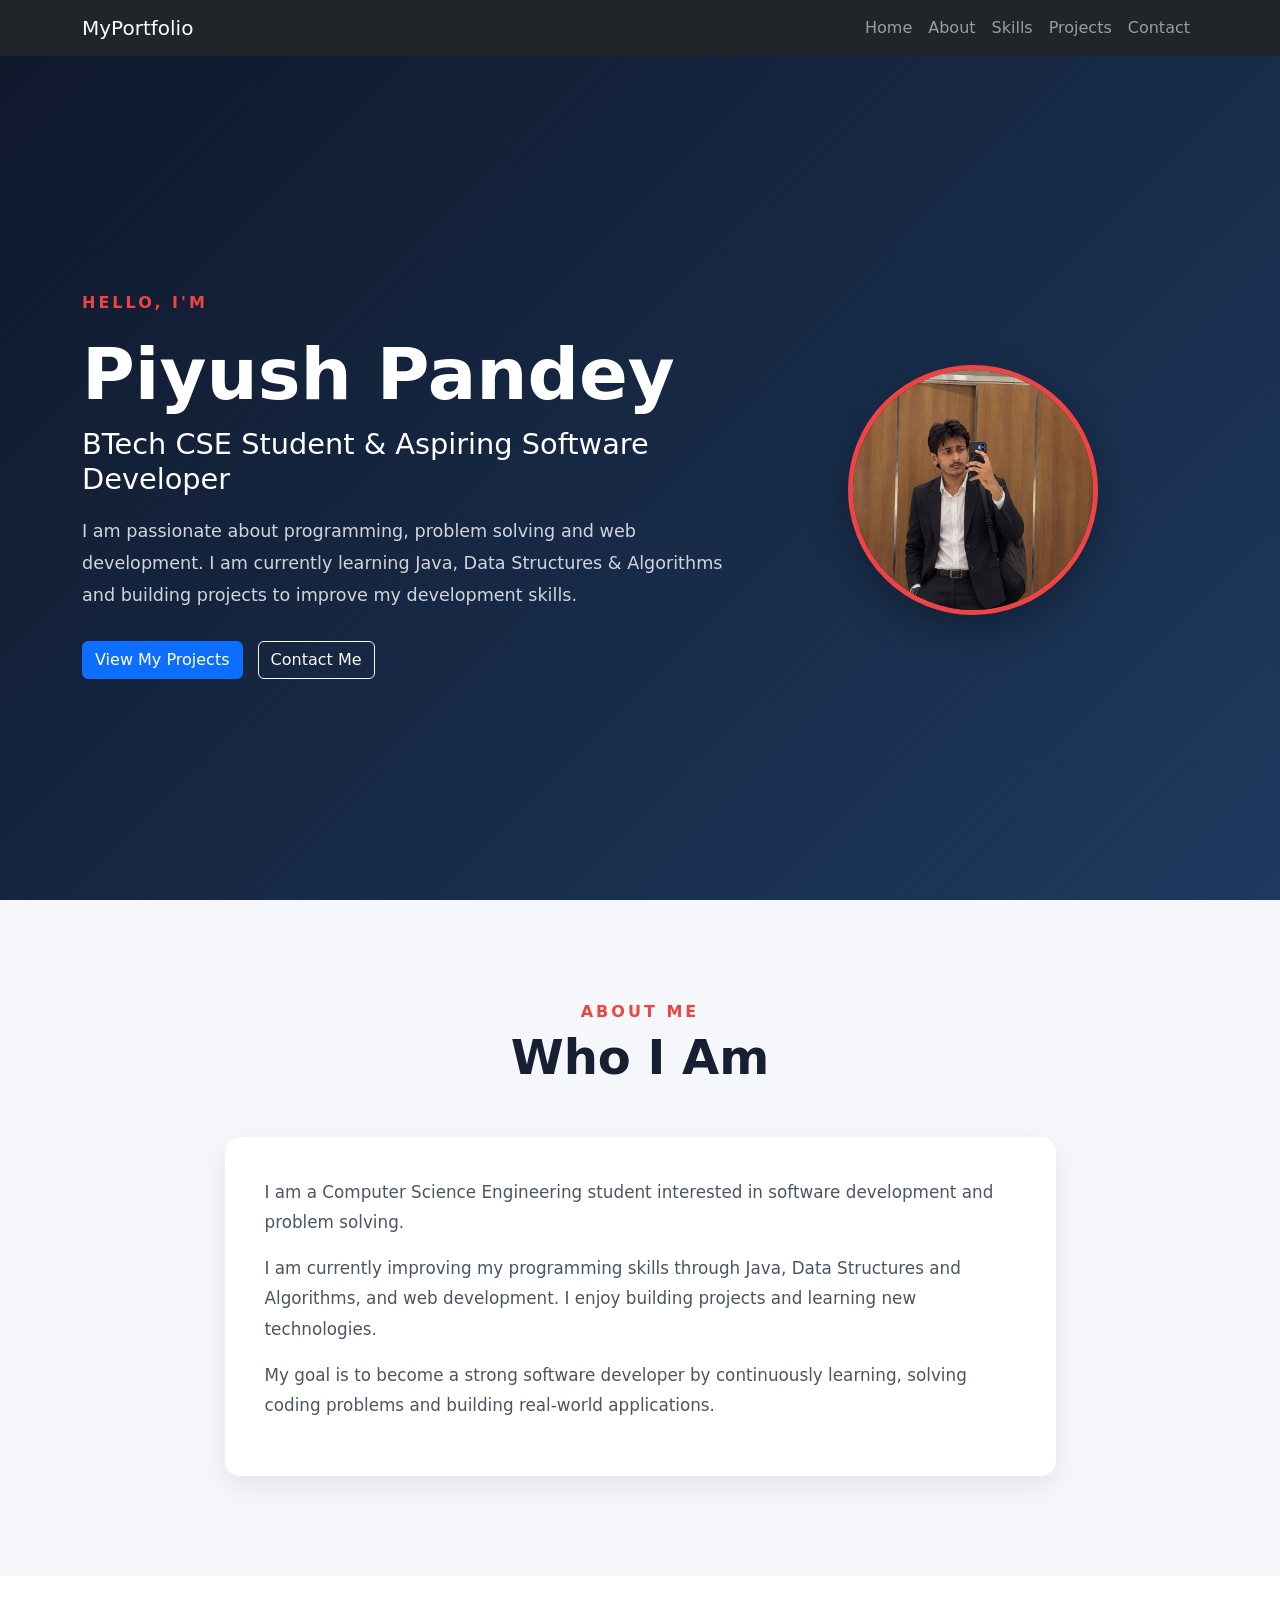
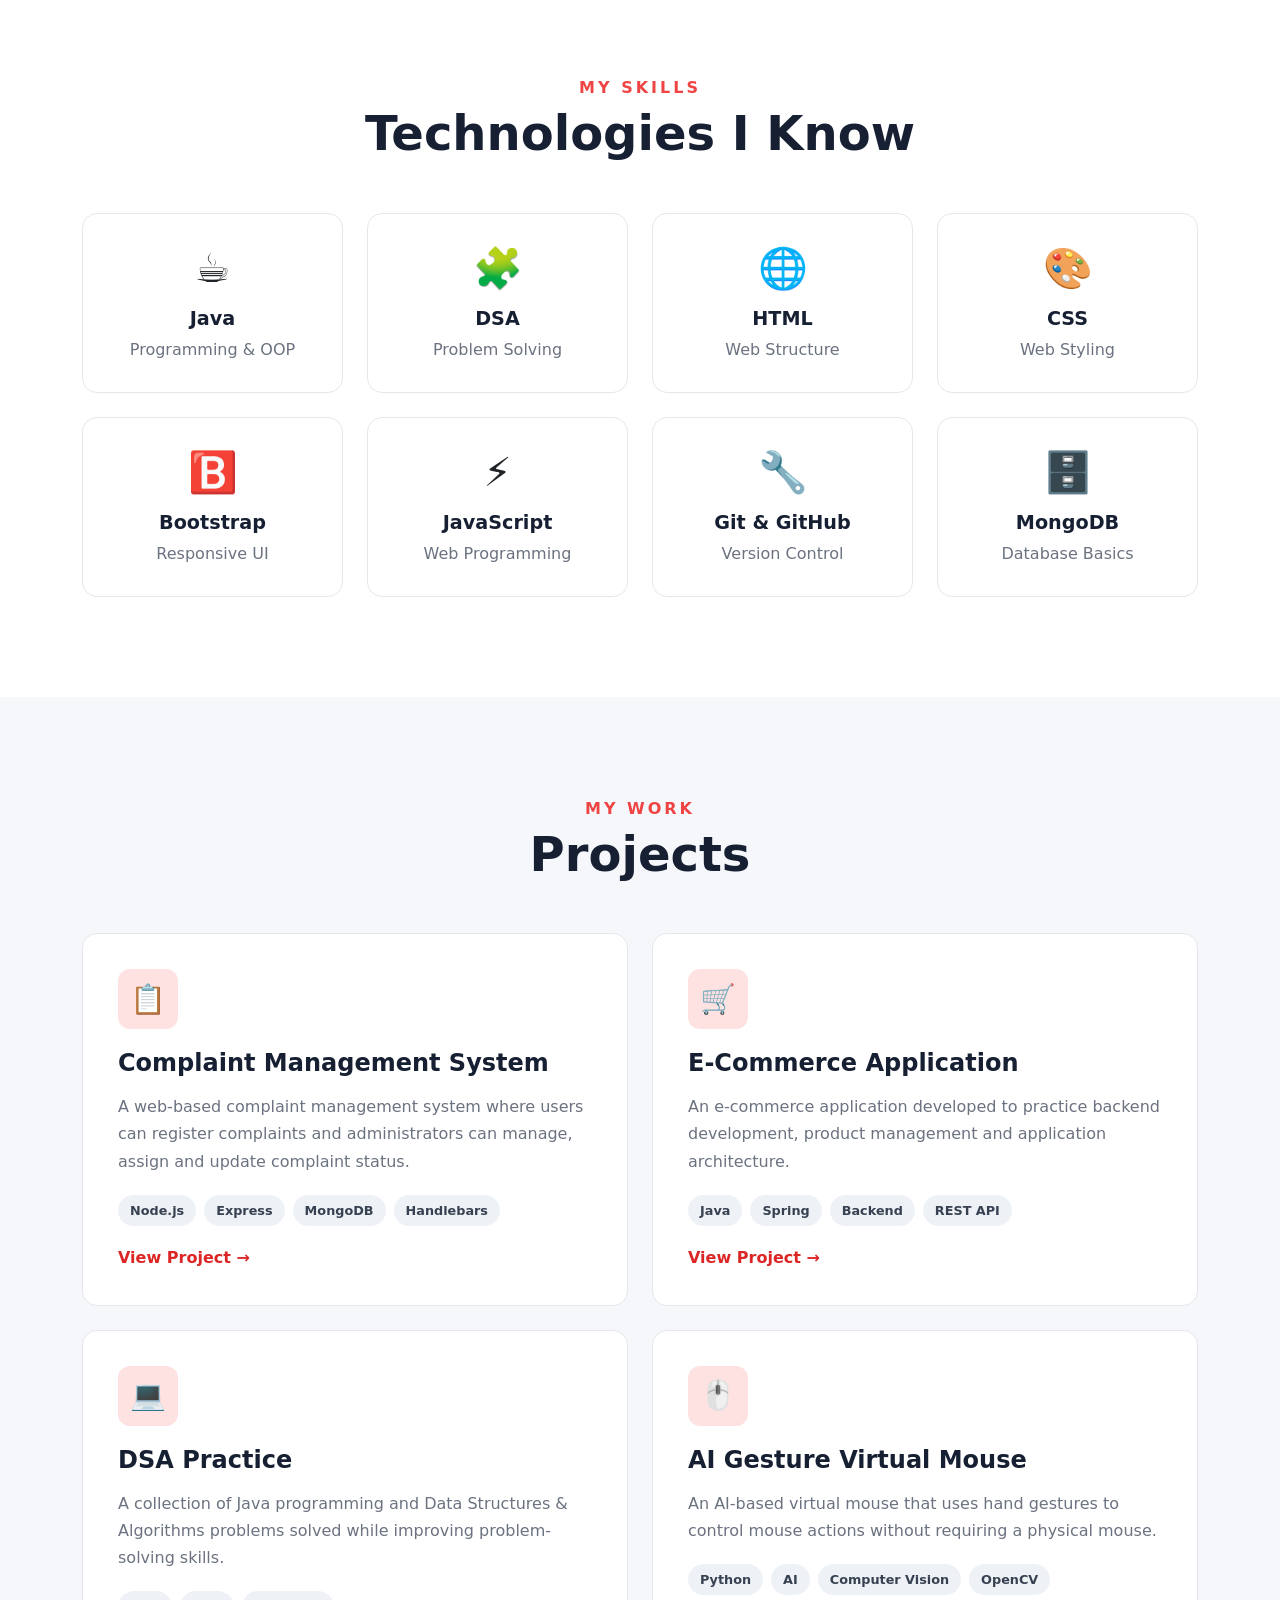
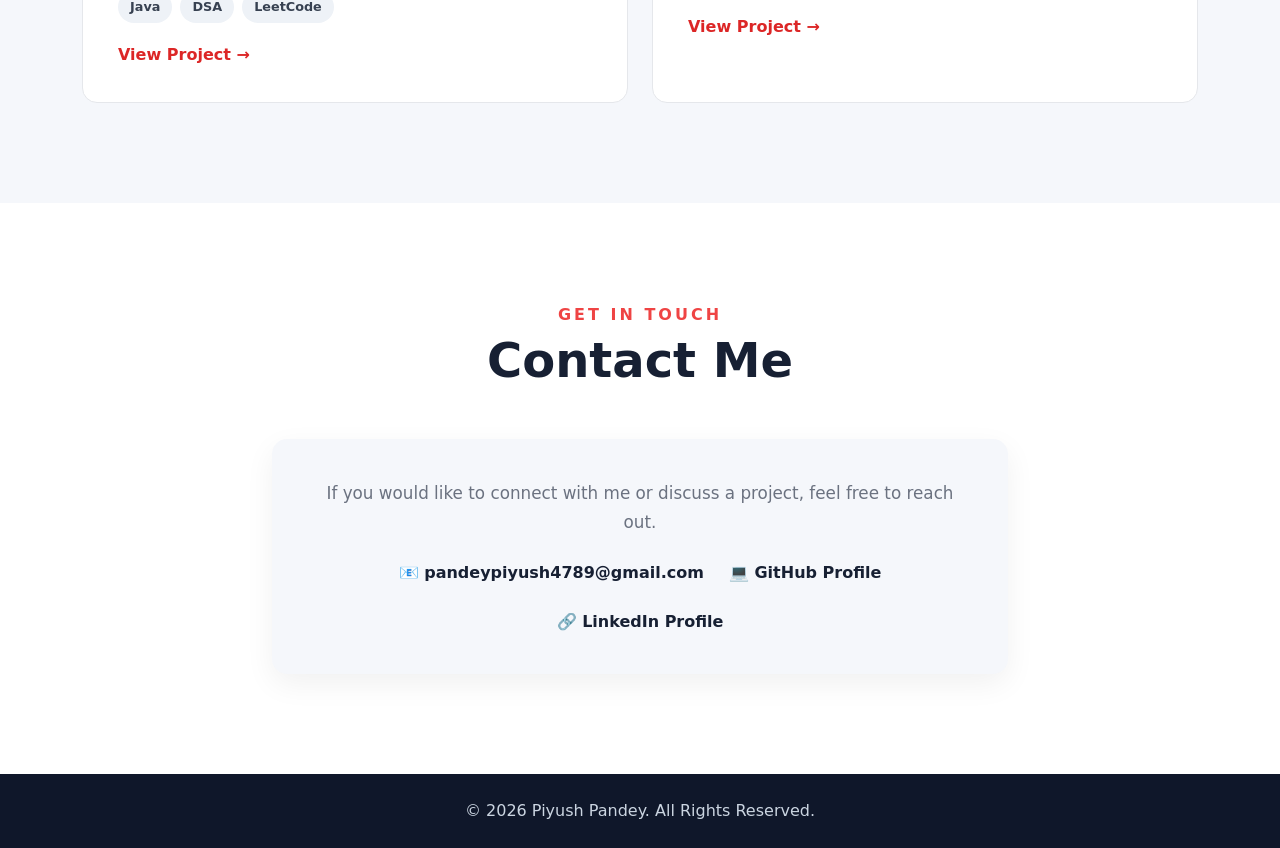
<file: Task 1 - Responsive Portfolio/index.html>
<!DOCTYPE html>
<html lang="en">

<head>
    <meta charset="UTF-8">

    <meta name="viewport" content="width=device-width, initial-scale=1.0">

    <title>My Portfolio</title>

    
    <link href="https://cdn.jsdelivr.net/npm/bootstrap@5.3.3/dist/css/bootstrap.min.css" rel="stylesheet">

    
    <link rel="stylesheet" href="style.css">
</head>

<body>

    <nav class="navbar navbar-expand-lg navbar-dark bg-dark fixed-top">

        <div class="container">

            <a class="navbar-brand" href="#home">
                MyPortfolio
            </a>

            <button class="navbar-toggler" type="button" data-bs-toggle="collapse" data-bs-target="#navbarNav">

                <span class="navbar-toggler-icon"></span>

            </button>

            <div class="collapse navbar-collapse" id="navbarNav">

                <ul class="navbar-nav ms-auto">

                    <li class="nav-item">
                        <a class="nav-link" href="#home">Home</a>
                    </li>

                    <li class="nav-item">
                        <a class="nav-link" href="#about">About</a>
                    </li>

                    <li class="nav-item">
                        <a class="nav-link" href="#skills">Skills</a>
                    </li>

                    <li class="nav-item">
                        <a class="nav-link" href="#projects">Projects</a>
                    </li>

                    <li class="nav-item">
                        <a class="nav-link" href="#contact">Contact</a>
                    </li>

                </ul>

            </div>

        </div>

    </nav>
    <!-- Home Section -->
    <section id="home" class="home-section">

        <div class="container">

            <div class="row align-items-center">

                <!-- Left Side -->
                <div class="col-lg-7">

                    <p class="intro-text">HELLO, I'M</p>

                    <h1>Piyush Pandey</h1>

                    <h2>BTech CSE Student & Aspiring Software Developer</h2>

                    <p class="description">
                        I am passionate about programming, problem solving
                        and web development. I am currently learning Java,
                        Data Structures & Algorithms and building projects
                        to improve my development skills.
                    </p>

                    <a href="#projects" class="btn btn-primary">
                        View My Projects
                    </a>

                    <a href="#contact" class="btn btn-outline-light">
                        Contact Me
                    </a>

                </div>

                <!-- Right Side -->
                <div class="col-lg-5 text-center">

                    <div class="profile-circle">
                        <img src="pfp.jpeg" alt="Profile Photo">
                    </div>

                </div>

            </div>

        </div>

    </section>
    <!-- About Section -->
    <section id="about" class="about-section">

        <div class="container">

            <div class="section-title">
                <p>ABOUT ME</p>
                <h2>Who I Am</h2>
            </div>

            <div class="row justify-content-center">

                <div class="col-lg-9">

                    <div class="about-card">

                        <p>
                            I am a Computer Science Engineering student
                            interested in software development and
                            problem solving.
                        </p>

                        <p>
                            I am currently improving my programming skills
                            through Java, Data Structures and Algorithms,
                            and web development. I enjoy building projects
                            and learning new technologies.
                        </p>

                        <p>
                            My goal is to become a strong software developer
                            by continuously learning, solving coding problems
                            and building real-world applications.
                        </p>

                    </div>

                </div>

            </div>

        </div>

    </section>
    <!-- Skills Section -->
    <section id="skills" class="skills-section">

        <div class="container">

            <div class="section-title">
                <p>MY SKILLS</p>
                <h2>Technologies I Know</h2>
            </div>

            <div class="row g-4">

                <!-- Java -->
                <div class="col-6 col-md-4 col-lg-3">
                    <div class="skill-card">
                        <h3>☕</h3>
                        <h5>Java</h5>
                        <p>Programming & OOP</p>
                    </div>
                </div>

                <!-- DSA -->
                <div class="col-6 col-md-4 col-lg-3">
                    <div class="skill-card">
                        <h3>🧩</h3>
                        <h5>DSA</h5>
                        <p>Problem Solving</p>
                    </div>
                </div>

                <!-- HTML -->
                <div class="col-6 col-md-4 col-lg-3">
                    <div class="skill-card">
                        <h3>🌐</h3>
                        <h5>HTML</h5>
                        <p>Web Structure</p>
                    </div>
                </div>

                <!-- CSS -->
                <div class="col-6 col-md-4 col-lg-3">
                    <div class="skill-card">
                        <h3>🎨</h3>
                        <h5>CSS</h5>
                        <p>Web Styling</p>
                    </div>
                </div>

                <!-- Bootstrap -->
                <div class="col-6 col-md-4 col-lg-3">
                    <div class="skill-card">
                        <h3>🅱️</h3>
                        <h5>Bootstrap</h5>
                        <p>Responsive UI</p>
                    </div>
                </div>

                <!-- JavaScript -->
                <div class="col-6 col-md-4 col-lg-3">
                    <div class="skill-card">
                        <h3>⚡</h3>
                        <h5>JavaScript</h5>
                        <p>Web Programming</p>
                    </div>
                </div>

                <!-- Git -->
                <div class="col-6 col-md-4 col-lg-3">
                    <div class="skill-card">
                        <h3>🔧</h3>
                        <h5>Git & GitHub</h5>
                        <p>Version Control</p>
                    </div>
                </div>

                <!-- MongoDB -->
                <div class="col-6 col-md-4 col-lg-3">
                    <div class="skill-card">
                        <h3>🗄️</h3>
                        <h5>MongoDB</h5>
                        <p>Database Basics</p>
                    </div>
                </div>

            </div>

        </div>

    </section>
    <!-- Projects Section -->
    <section id="projects" class="projects-section">

        <div class="container">

            <div class="section-title">
                <p>MY WORK</p>
                <h2>Projects</h2>
            </div>

            <div class="row g-4">

                <!-- Project 1 -->
                <div class="col-md-6">

                    <div class="project-card">

                        <div class="project-icon">
                            📋
                        </div>

                        <h3>Complaint Management System</h3>

                        <p>
                            A web-based complaint management system where users
                            can register complaints and administrators can manage,
                            assign and update complaint status.
                        </p>

                        <div class="project-tags">
                            <span>Node.js</span>
                            <span>Express</span>
                            <span>MongoDB</span>
                            <span>Handlebars</span>
                        </div>

                        <a href="https://github.com/Piyush-hu/complaint-management-system" class="project-link">
                            View Project →
                        </a>

                    </div>

                </div>


                <!-- Project 2 -->
                <div class="col-md-6">

                    <div class="project-card">

                        <div class="project-icon">
                            🛒
                        </div>

                        <h3>E-Commerce Application</h3>

                        <p>
                            An e-commerce application developed to practice
                            backend development, product management and
                            application architecture.
                        </p>

                        <div class="project-tags">
                            <span>Java</span>
                            <span>Spring</span>
                            <span>Backend</span>
                            <span>REST API</span>
                        </div>

                        <a href="https://github.com/Piyush-hu/Ecommerce-NOVA" class="project-link" target="_blank">
                            View Project →
                        </a>

                    </div>

                </div>


                <!-- Project 3 -->
                <div class="col-md-6">

                    <div class="project-card">

                        <div class="project-icon">
                            💻
                        </div>

                        <h3>DSA Practice</h3>

                        <p>
                            A collection of Java programming and Data Structures
                            & Algorithms problems solved while improving
                            problem-solving skills.
                        </p>

                        <div class="project-tags">
                            <span>Java</span>
                            <span>DSA</span>
                            <span>LeetCode</span>
                        </div>

                        <a href="#" class="project-link">
                            View Project →
                        </a>

                    </div>

                </div>


                <!-- Project 4 -->
                <!-- Project 4 -->
                <div class="col-md-6">

                    <div class="project-card">

                        <div class="project-icon">
                            🖱️
                        </div>

                        <h3>AI Gesture Virtual Mouse</h3>

                        <p>
                            An AI-based virtual mouse that uses hand gestures
                            to control mouse actions without requiring a physical mouse.
                        </p>

                        <div class="project-tags">
                            <span>Python</span>
                            <span>AI</span>
                            <span>Computer Vision</span>
                            <span>OpenCV</span>
                        </div>

                        <a href="https://github.com/Piyush-hu/AI-Gesture-Virtual-Mouse" class="project-link"
                            target="_blank">
                            View Project →
                        </a>

                    </div>

                </div>

            </div>

        </div>

    </section>
    <!-- Contact Section -->
    <section id="contact" class="contact-section">

        <div class="container">

            <div class="section-title">
                <p>GET IN TOUCH</p>
                <h2>Contact Me</h2>
            </div>

            <div class="row justify-content-center">

                <div class="col-lg-8">

                    <div class="contact-card">

                        <p>
                            If you would like to connect with me or discuss
                            a project, feel free to reach out.
                        </p>

                        <div class="contact-info">

                            <a href="mailto:pandeypiyush4789@gmail.com">
                                📧 pandeypiyush4789@gmail.com
                            </a>

                            <a href="https://github.com/Piyush-hu/" target="_blank">
                                💻 GitHub Profile
                            </a>

                            <a href="https://www.linkedin.com/in/piyushpandey990/" target="_blank">
                                🔗 LinkedIn Profile
                            </a>

                        </div>

                    </div>

                </div>

            </div>

        </div>

    </section>
    <!-- Footer -->
    <footer>

        <div class="container">

            <p>
                © 2026 Piyush Pandey. All Rights Reserved.
            </p>

        </div>

    </footer>

    <script src="https://cdn.jsdelivr.net/npm/bootstrap@5.3.3/dist/js/bootstrap.bundle.min.js">
    </script>
</body>

</html>
</file>
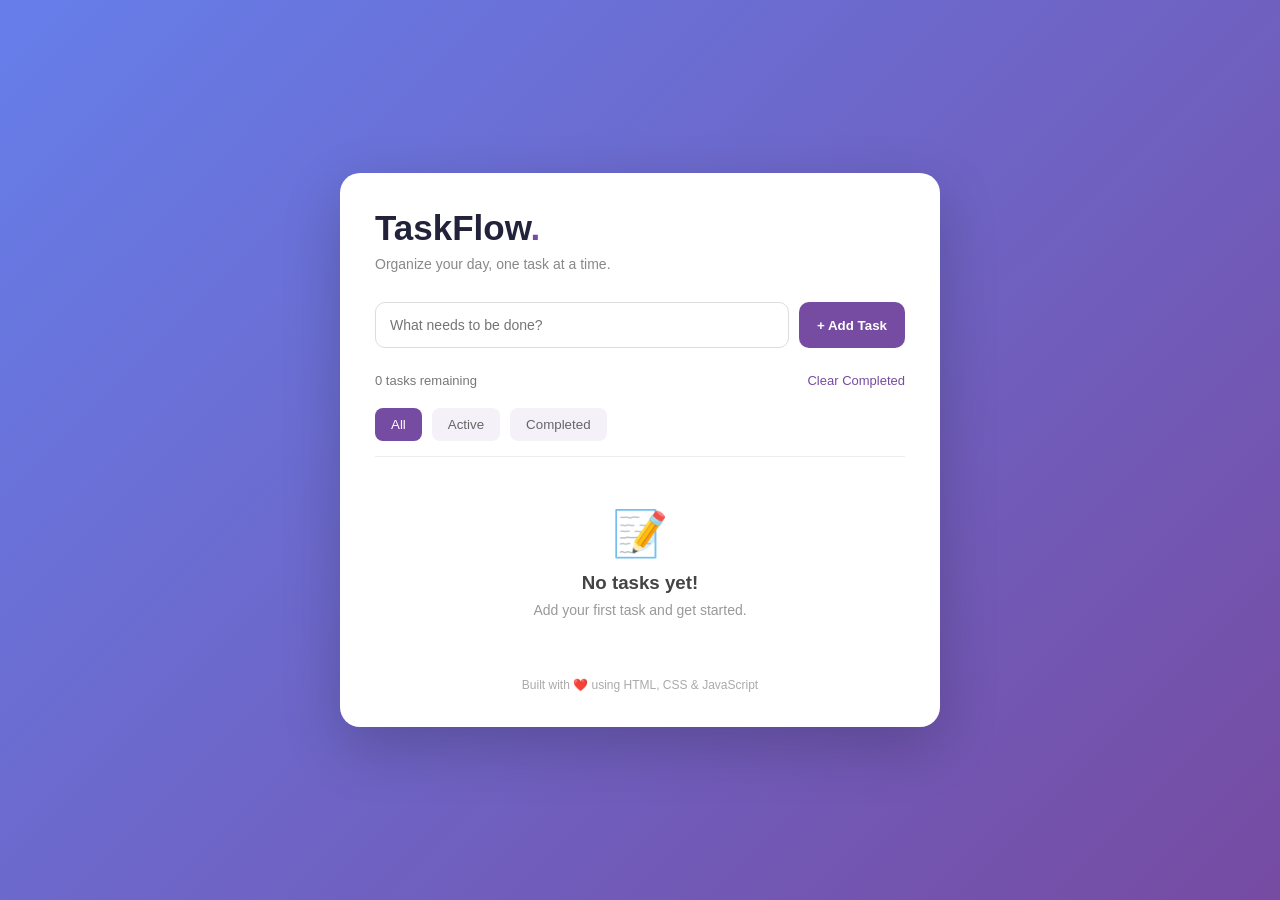
<file: Task 2 - To-Do List App/index.html>
<!DOCTYPE html>
<html lang="en">
<head>
    <meta charset="UTF-8">
    <meta name="viewport" content="width=device-width, initial-scale=1.0">

    <title>TaskFlow | To-Do App</title>

    <link rel="stylesheet" href="style.css">
</head>

<body>

    <div class="app-container">

        <header>
            <h1>TaskFlow<span>.</span></h1>
            <p>Organize your day, one task at a time.</p>
        </header>

        <section class="task-input">
            <input
                type="text"
                id="taskInput"
                placeholder="What needs to be done?"
                autocomplete="off"
            >

            <button id="addBtn">+ Add Task</button>
        </section>

        <div class="task-summary">
            <span id="taskCount">0 tasks remaining</span>
            <button id="clearCompleted">Clear Completed</button>
        </div>

        <nav class="filters">
            <button class="filter active" data-filter="all">All</button>
            <button class="filter" data-filter="active">Active</button>
            <button class="filter" data-filter="completed">Completed</button>
        </nav>

        <ul id="taskList"></ul>

        <div id="emptyMessage">
            <div class="empty-icon">📝</div>
            <h3>No tasks yet!</h3>
            <p>Add your first task and get started.</p>
        </div>

        <footer>
            Built with ❤️ using HTML, CSS & JavaScript
        </footer>

    </div>

    <script src="script.js"></script>

</body>
</html>
</file>
<file: Task 1 - Responsive Portfolio/style.css>
/* =========================
   HOME SECTION
========================= */

.home-section {
    min-height: 100vh;
    background: linear-gradient(135deg, #0f172a, #1e3a5f);
    color: white;

    display: flex;
    align-items: center;

    padding-top: 80px;
}

.intro-text {
    color: #ef4444;
    font-weight: bold;
    letter-spacing: 3px;
}

.home-section h1 {
    font-size: 4.5rem;
    font-weight: 800;
    margin-bottom: 10px;
}

.home-section h2 {
    font-size: 1.8rem;
    font-weight: 500;
    margin-bottom: 20px;
}

.description {
    color: #d1d5db;
    font-size: 1.1rem;
    line-height: 1.8;
    max-width: 650px;
    margin-bottom: 30px;
}

.home-section .btn {
    margin-right: 10px;
    margin-bottom: 10px;
}

.profile-circle {
    width: 250px;
    height: 250px;
    margin: auto;
    border-radius: 50%;
    overflow: hidden;
    border: 5px solid #ef4444;
    box-shadow: 0 15px 40px rgba(0, 0, 0, 0.3);
}

.profile-circle img {
    width: 100%;
    height: 100%;
    object-fit: cover;
    display: block;
}
/* =========================
   ABOUT SECTION
========================= */

.about-section {
    padding: 100px 0;
    background-color: #f5f7fb;
}

.section-title {
    text-align: center;
    margin-bottom: 50px;
}

.section-title p {
    color: #ef4444;
    font-weight: bold;
    letter-spacing: 3px;
    margin-bottom: 5px;
}

.section-title h2 {
    font-size: 3rem;
    font-weight: 800;
    color: #172033;
}

.about-card {
    background-color: white;

    padding: 40px;

    border-radius: 15px;

    box-shadow: 0 10px 30px rgba(0, 0, 0, 0.08);

    font-size: 1.05rem;
    line-height: 1.8;

    color: #4b5563;
}
/* =========================
   SKILLS SECTION
========================= */

.skills-section {
    padding: 100px 0;
    background-color: white;
}

.skill-card {
    background-color: #ffffff;

    padding: 30px 20px;

    text-align: center;

    border-radius: 15px;

    border: 1px solid #e5e7eb;

    height: 100%;

    transition: 0.3s;
}

.skill-card:hover {
    transform: translateY(-8px);

    box-shadow: 0 15px 30px rgba(0, 0, 0, 0.1);
}

.skill-card h3 {
    font-size: 2.5rem;
    margin-bottom: 15px;
}

.skill-card h5 {
    font-size: 1.2rem;
    font-weight: 700;
    color: #172033;
}

.skill-card p {
    color: #6b7280;
    margin-bottom: 0;
}
/* =========================
   PROJECTS SECTION
========================= */

.projects-section {
    padding: 100px 0;
    background-color: #f5f7fb;
}

.project-card {
    background-color: white;

    padding: 35px;

    border-radius: 15px;

    height: 100%;

    border: 1px solid #e5e7eb;

    transition: 0.3s;
}

.project-card:hover {
    transform: translateY(-8px);

    box-shadow: 0 15px 35px rgba(0, 0, 0, 0.1);
}

.project-icon {
    width: 60px;
    height: 60px;

    display: flex;
    align-items: center;
    justify-content: center;

    background-color: #fee2e2;

    border-radius: 12px;

    font-size: 1.8rem;

    margin-bottom: 20px;
}

.project-card h3 {
    font-size: 1.5rem;

    font-weight: 700;

    color: #172033;

    margin-bottom: 15px;
}

.project-card p {
    color: #6b7280;

    line-height: 1.7;
}

.project-tags {
    display: flex;

    flex-wrap: wrap;

    gap: 8px;

    margin: 20px 0;
}

.project-tags span {
    background-color: #eef2f7;

    color: #374151;

    padding: 6px 12px;

    border-radius: 20px;

    font-size: 0.8rem;

    font-weight: 600;
}

.project-link {
    color: #dc2626;

    font-weight: 700;

    text-decoration: none;
}

.project-link:hover {
    color: #991b1b;
}
/* =========================
   CONTACT SECTION
========================= */

.contact-section {
    padding: 100px 0;
    background-color: white;
}

.contact-card {
    background-color: #f5f7fb;

    padding: 40px;

    border-radius: 15px;

    text-align: center;

    box-shadow: 0 10px 30px rgba(0, 0, 0, 0.06);
}

.contact-card > p {
    color: #6b7280;

    font-size: 1.05rem;

    line-height: 1.7;
}

.contact-info {
    display: flex;

    justify-content: center;

    align-items: center;

    gap: 25px;

    flex-wrap: wrap;

    margin-top: 25px;
}

.contact-info a {
    color: #172033;

    font-weight: 600;

    text-decoration: none;
}

.contact-info a:hover {
    color: #dc2626;
}
/* =========================
   FOOTER
========================= */

footer {
    background-color: #0f172a;

    color: #cbd5e1;

    padding: 25px 0;

    text-align: center;
}

footer p {
    margin: 0;
}
/* =========================
   RESPONSIVE DESIGN
========================= */

@media (max-width: 768px) {

    .home-section {
        text-align: center;
        padding-top: 100px;
        padding-bottom: 60px;
    }

    .home-section h1 {
        font-size: 3rem;
    }

    .home-section h2 {
        font-size: 1.4rem;
    }

    .description {
        margin-left: auto;
        margin-right: auto;
    }

    .profile-circle {
        width: 200px;
        height: 200px;
        margin-top: 40px;
    }

    .section-title h2 {
        font-size: 2.3rem;
    }

    .about-section,
    .skills-section,
    .projects-section,
    .contact-section {
        padding: 75px 0;
    }

    .about-card,
    .project-card,
    .contact-card {
        padding: 25px;
    }

    .contact-info {
        flex-direction: column;
        gap: 15px;
    }
}
</file>
<file: Task 2 - To-Do List App/style.css>
* {
    margin: 0;
    padding: 0;
    box-sizing: border-box;
}

body {
    font-family: Arial, sans-serif;
    min-height: 100vh;
    background: linear-gradient(135deg, #667eea, #764ba2);
    display: flex;
    justify-content: center;
    align-items: center;
    padding: 30px 15px;
}

.app-container {
    width: 100%;
    max-width: 600px;
    background: white;
    padding: 35px;
    border-radius: 20px;
    box-shadow: 0 20px 60px rgba(0, 0, 0, 0.2);
}

header {
    margin-bottom: 30px;
}

header h1 {
    font-size: 35px;
    color: #22223b;
    margin-bottom: 8px;
}

header h1 span {
    color: #764ba2;
}

header p {
    color: #888;
    font-size: 14px;
}

.task-input {
    display: flex;
    gap: 10px;
    margin-bottom: 25px;
}

#taskInput {
    flex: 1;
    min-width: 0;
    padding: 14px;
    border: 1px solid #ddd;
    border-radius: 10px;
    outline: none;
    font-size: 14px;
}

#taskInput:focus {
    border-color: #764ba2;
}

button {
    cursor: pointer;
    border: none;
    font-family: inherit;
}

#addBtn {
    background: #764ba2;
    color: white;
    padding: 14px 18px;
    border-radius: 10px;
    font-weight: bold;
}

#addBtn:hover {
    background: #5c3782;
}

.task-summary {
    display: flex;
    justify-content: space-between;
    align-items: center;
    gap: 10px;
    margin-bottom: 20px;
    color: #777;
    font-size: 13px;
}

#clearCompleted {
    background: none;
    color: #764ba2;
    font-size: 13px;
}

.filters {
    display: flex;
    gap: 10px;
    border-bottom: 1px solid #eee;
    padding-bottom: 15px;
    margin-bottom: 15px;
}

.filter {
    background: #f4f1f8;
    padding: 9px 16px;
    border-radius: 8px;
    color: #666;
}

.filter.active {
    background: #764ba2;
    color: white;
}

#taskList {
    list-style: none;
}

.task-item {
    display: flex;
    align-items: center;
    gap: 12px;
    padding: 16px 5px;
    border-bottom: 1px solid #eee;
}

.task-item input[type="checkbox"] {
    width: 18px;
    height: 18px;
    accent-color: #764ba2;
    cursor: pointer;
    flex-shrink: 0;
}

.task-text {
    flex: 1;
    overflow-wrap: anywhere;
    color: #333;
    font-size: 14px;
}

.task-item.completed .task-text {
    text-decoration: line-through;
    color: #aaa;
}

.delete-btn {
    background: #fff0f0;
    color: #e05252;
    padding: 8px 10px;
    border-radius: 7px;
    flex-shrink: 0;
}

.delete-btn:hover {
    background: #ffe0e0;
}

#emptyMessage {
    text-align: center;
    padding: 35px 10px;
    color: #999;
}

.empty-icon {
    font-size: 45px;
    margin-bottom: 12px;
}

#emptyMessage h3 {
    color: #444;
    margin-bottom: 8px;
}

#emptyMessage p {
    font-size: 14px;
}

footer {
    text-align: center;
    color: #aaa;
    font-size: 12px;
    margin-top: 25px;
}

@media (max-width: 480px) {
    .app-container {
        padding: 24px 18px;
    }

    header h1 {
        font-size: 30px;
    }

    .task-input {
        flex-direction: column;
    }

    #addBtn {
        padding: 12px;
    }

    .filters {
        gap: 6px;
    }

    .filter {
        flex: 1;
        padding: 9px 5px;
        font-size: 12px;
    }
}
</file>
